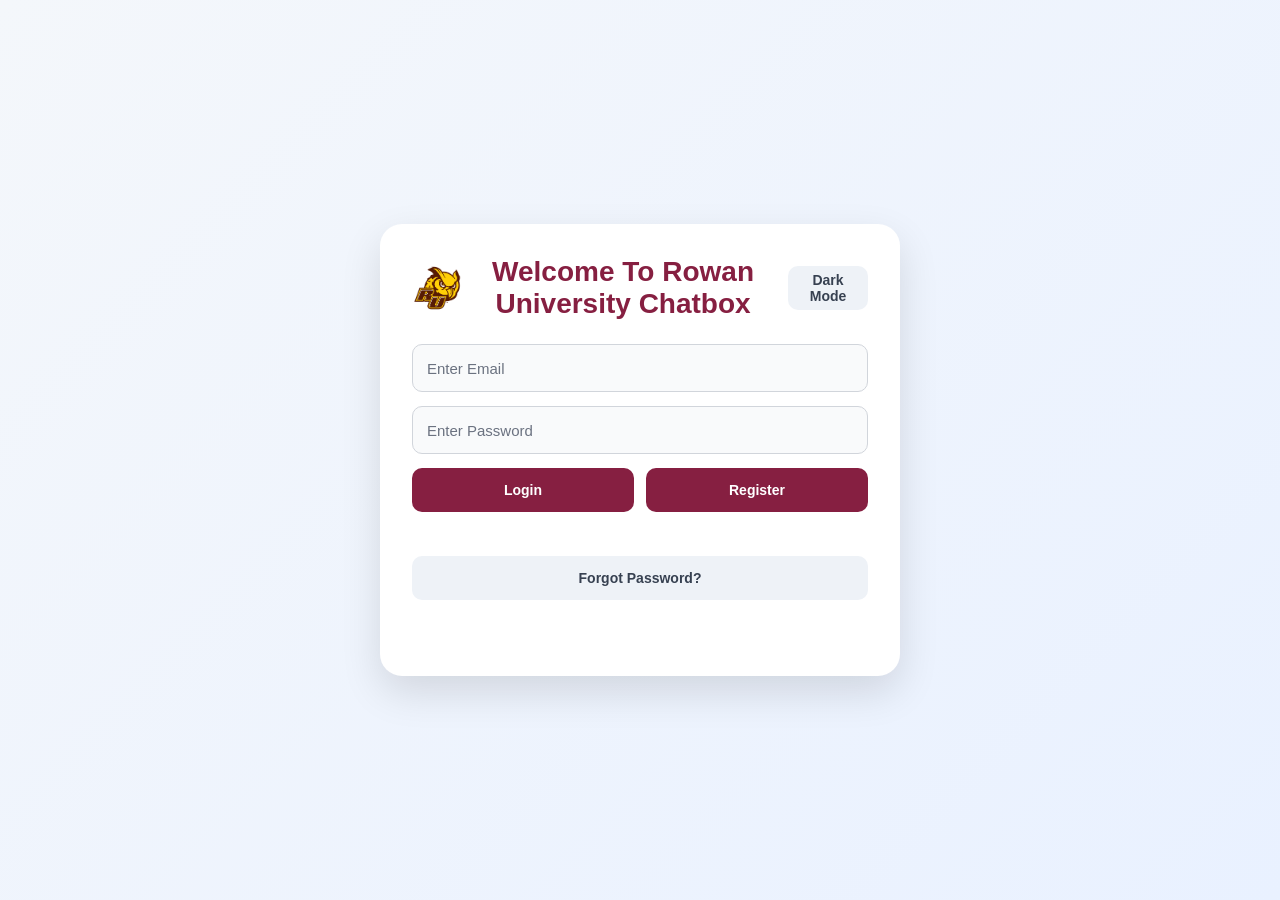
<file: index.html>
<!DOCTYPE html>
<html lang="en">
<head>
  <meta charset="UTF-8">
  <meta name="viewport" content="width=device-width, initial-scale=1.0">
  <title>University Chatbox</title>
  <link rel="stylesheet" href="style.css">
</head>

<body>

  <div class="page-container">
    <div class="login-card">

      <!-- HEADER WITH LOGO -->
      <header class="login-header-row">

        <div class="brand-container">
          <img src="/logo.png" alt="Rowan Logo" class="brand-logo">

          <h1 class="header">
            Welcome To Rowan University Chatbox
          </h1>
        </div>

        <button type="button" id="themeToggleBtn" class="secondary-btn">
          Dark Mode
        </button>

      </header>

      <!-- LOGIN SECTION -->
      <div id="Login" class="page">

        <form id="loginForm">
          <input type="text" id="email" placeholder="Enter Email" required>
          <input type="password" id="password" placeholder="Enter Password" required>

          <div class="form-buttons">
            <button type="submit" id="loginBtn">Login</button>
            <button type="button" id="registerBtn">Register</button>
          </div>
        </form>

        <p id="loginError" class="error"></p>

        <div class="forgot-buttons">
          <button type="button" id="forgotPasswordBtn">Forgot Password?</button>
        </div>

        <p id="forgotMessage" class="error"></p>

      </div>
    </div>
  </div>

  <script>
    const form = document.getElementById("loginForm");
    const loginError = document.getElementById("loginError");
    const forgotMessage = document.getElementById("forgotMessage");
    const registerBtn = document.getElementById("registerBtn");
    const forgotPasswordBtn = document.getElementById("forgotPasswordBtn");
    const themeToggleBtn = document.getElementById("themeToggleBtn");

    function requireRowanEmail(email) {
      return email.toLowerCase().endsWith("@rowan.edu");
    }

    function applyTheme(theme) {
      if (theme === "dark") {
        document.body.classList.add("dark-mode");
        if (themeToggleBtn) themeToggleBtn.textContent = "Light Mode";
      } else {
        document.body.classList.remove("dark-mode");
        if (themeToggleBtn) themeToggleBtn.textContent = "Dark Mode";
      }

      localStorage.setItem("theme", theme);
    }

    function loadSavedTheme() {
      const savedTheme = localStorage.getItem("theme") || "light";
      applyTheme(savedTheme);
    }

    function toggleTheme() {
      const isDark = document.body.classList.contains("dark-mode");
      applyTheme(isDark ? "light" : "dark");
    }

    if (themeToggleBtn) {
      themeToggleBtn.addEventListener("click", toggleTheme);
    }

    loadSavedTheme();

    form.addEventListener("submit", async (e) => {
      e.preventDefault();

      const email = document.getElementById("email").value.trim();
      const password = document.getElementById("password").value;

      loginError.style.color = "#c62828";
      loginError.textContent = "";
      forgotMessage.textContent = "";

      if (!requireRowanEmail(email)) {
        loginError.textContent = "Please use your @rowan.edu email.";
        return;
      }

      try {
        const res = await fetch("/api/login", {
          method: "POST",
          headers: { "Content-Type": "application/json" },
          body: JSON.stringify({ email, password })
        });

        const data = await res.json();

        if (!res.ok) {
          loginError.textContent = data.error || "Login failed";
          return;
        }

        localStorage.setItem("access_token", data.access_token);
        localStorage.setItem("user_id", data.user_id);
        localStorage.setItem("username", data.username || email.split("@")[0]);
        localStorage.setItem("theme", data.theme || "light");

        loginError.style.color = "green";
        loginError.textContent = "Login successful!";

        window.location.href = "/chat.html";
      } catch (err) {
        loginError.textContent = "Server error.";
      }
    });

    registerBtn.addEventListener("click", async () => {
      const email = document.getElementById("email").value.trim();
      const password = document.getElementById("password").value;

      loginError.style.color = "#c62828";
      loginError.textContent = "";
      forgotMessage.textContent = "";

      if (!email || !password) {
        loginError.textContent = "Enter email and password first.";
        return;
      }

      if (!requireRowanEmail(email)) {
        loginError.textContent = "Registration requires a @rowan.edu email.";
        return;
      }

      const username = email.split("@")[0];

      try {
        const res = await fetch("/api/register", {
          method: "POST",
          headers: { "Content-Type": "application/json" },
          body: JSON.stringify({ username, email, password })
        });

        const data = await res.json();

        if (!res.ok) {
          loginError.textContent = data.error || "Registration failed";
          return;
        }

        loginError.style.color = "green";
        loginError.textContent = "Registered! Now login.";
      } catch (err) {
        loginError.textContent = "Server error.";
      }
    });

    forgotPasswordBtn.addEventListener("click", async () => {
      const email = document.getElementById("email").value.trim();

      loginError.textContent = "";
      forgotMessage.style.color = "#c62828";
      forgotMessage.textContent = "";

      if (!email) {
        forgotMessage.textContent = "Enter your Rowan email first.";
        return;
      }

      if (!requireRowanEmail(email)) {
        forgotMessage.textContent = "Please use your @rowan.edu email.";
        return;
      }

      try {
        const res = await fetch("/api/forgot-password", {
          method: "POST",
          headers: { "Content-Type": "application/json" },
          body: JSON.stringify({ email })
        });

        const data = await res.json();

        if (!res.ok) {
          forgotMessage.textContent = data.error || "Could not start reset.";
          return;
        }

        if (!data.reset_token) {
          forgotMessage.textContent = "Reset token was not created.";
          return;
        }

        window.location.href =
          `/reset_password.html?email=${encodeURIComponent(email)}&token=${encodeURIComponent(data.reset_token)}`;
      } catch (err) {
        forgotMessage.textContent = "Server error while starting password reset.";
      }
    });
  </script>

</body>
</html>
</file>
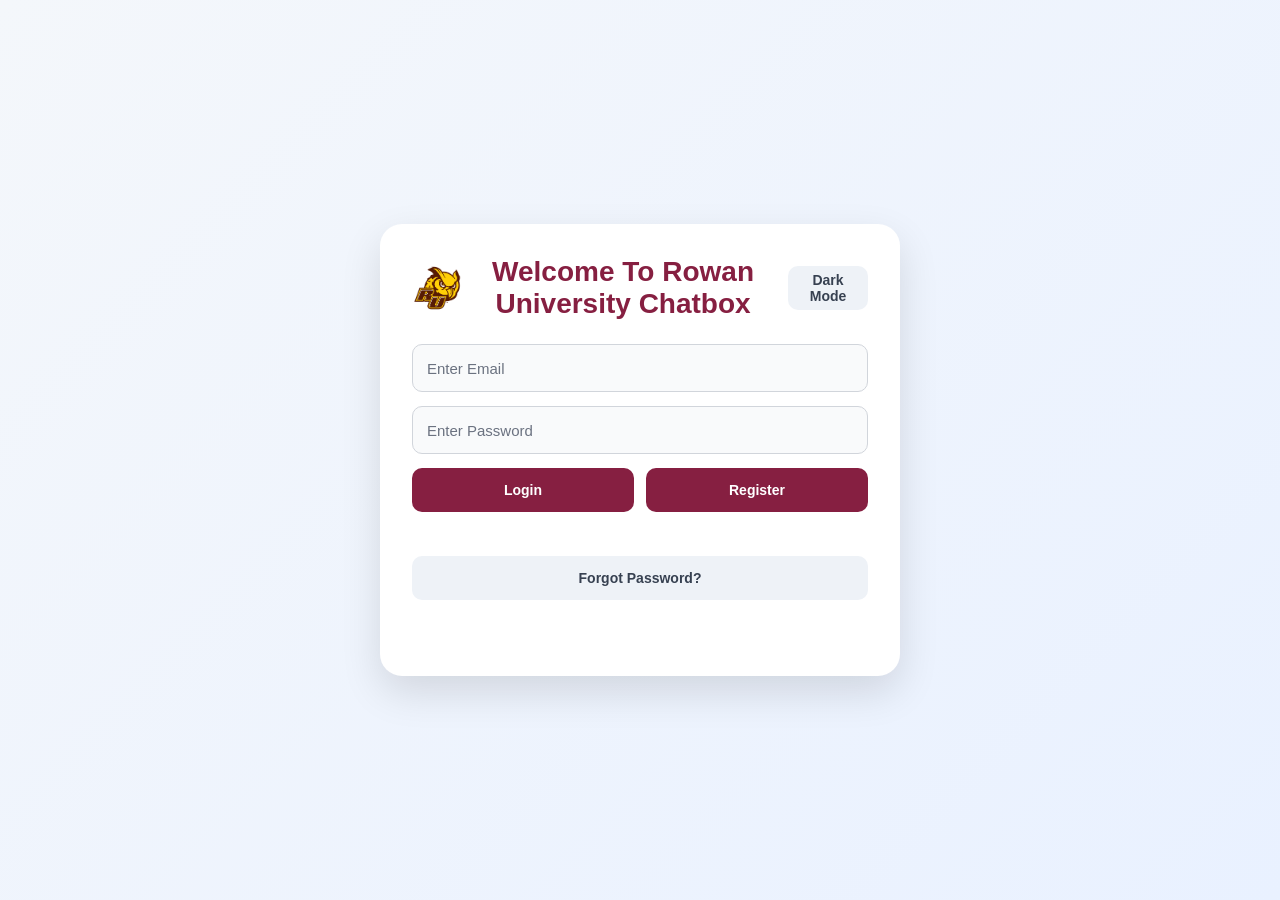
<file: chat.html>
<!DOCTYPE html>
<html lang="en">
<head>
  <meta charset="UTF-8">
  <title>University Chatbox</title>
  <meta name="viewport" content="width=device-width, initial-scale=1.0">
  <link rel="stylesheet" href="style.css">
</head>

<body class="chat-page">

  <div class="chat-shell">

    <!-- HEADER -->
    <header class="chat-header">

      <div class="brand-container">
        <img src="logo.png" alt="Rowan Logo" class="brand-logo">

        <div>
          <h1 class="brand-title">University Chatbox</h1>
          <p class="brand-subtitle" id="welcomeMessage">Welcome back</p>
        </div>
      </div>

      <div class="header-actions">
        <button id="themeToggleBtn" class="secondary-btn">Dark Mode</button>
        <button id="logoutBtn" class="logout-btn">Logout</button>
      </div>

    </header>

    <!-- CHAT MESSAGES -->
    <div id="chatMessages" class="chat-messages"></div>

    <!-- IMAGE PREVIEW -->
    <div id="imagePreviewWrapper" style="display:none;">
      <img id="imagePreview" src="">
      <button id="clearImage">X</button>
    </div>

    <!-- INPUT -->
    <form id="chatForm" class="chat-input">

      <label for="imageInput" class="image-upload-btn">📎</label>
      <input type="file" id="imageInput" accept="image/*" hidden>

      <input
        type="text"
        id="chatInput"
        placeholder="Type your message..."
        autocomplete="off"
      >

      <button type="submit">Send</button>
    </form>

    <div id="chatError" class="error"></div>

  </div>

  <script src="script.js"></script>

</body>
</html>
</file>
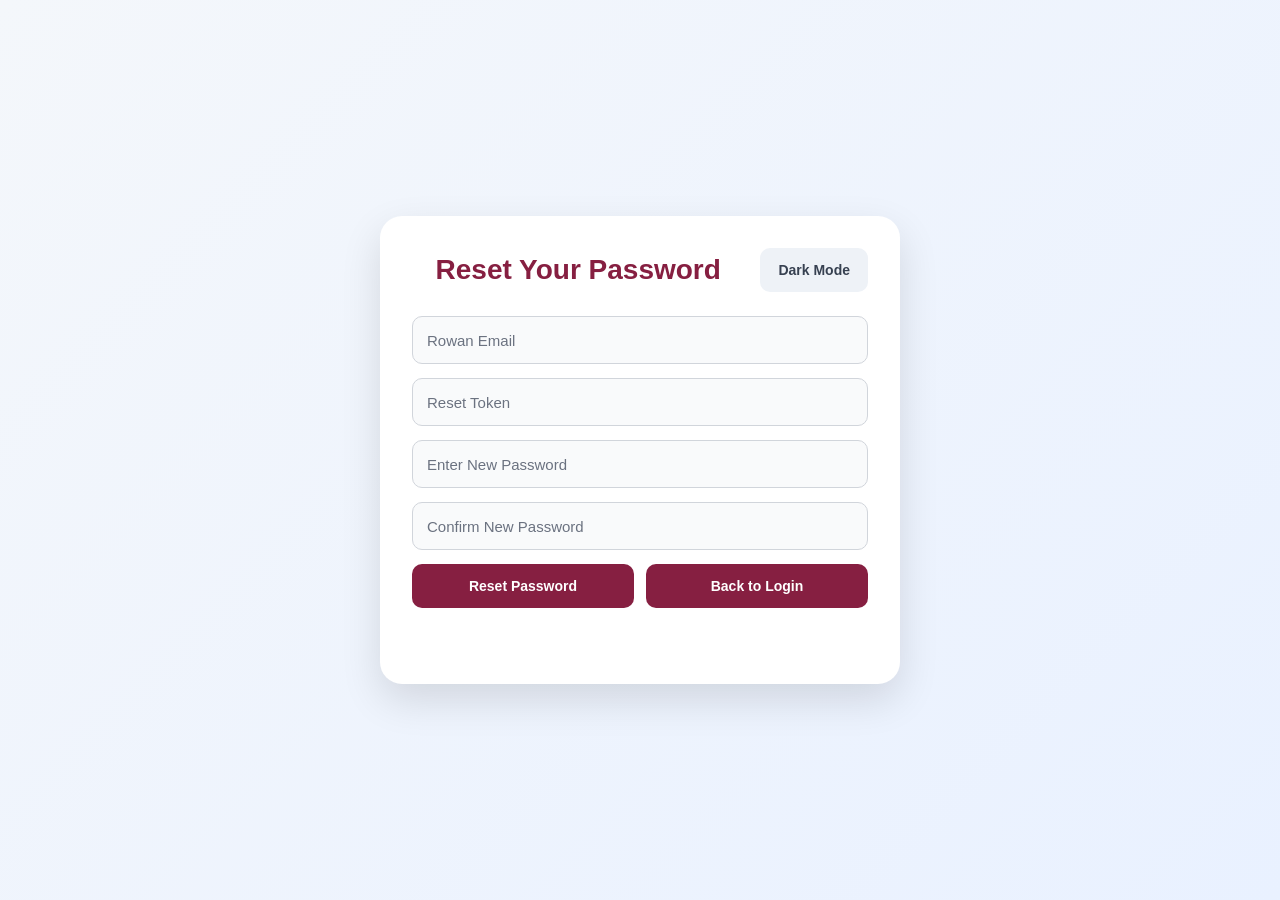
<file: reset_password.html>
<!DOCTYPE html>
<html lang="en">
<head>
  <meta charset="UTF-8">
  <meta name="viewport" content="width=device-width, initial-scale=1.0">
  <title>Reset Password</title>
  <link rel="stylesheet" href="style.css">
</head>
<body>
  <div class="page-container">
    <div class="login-card">
      <header class="login-header-row">
        <h1 class="header">Reset Your Password</h1>
        <button type="button" id="themeToggleBtn" class="secondary-btn">Dark Mode</button>
      </header>

      <div class="page">
        <form id="resetPasswordForm">
          <input type="text" id="resetEmail" placeholder="Rowan Email" readonly>
          <input type="text" id="resetToken" placeholder="Reset Token" readonly>
          <input type="password" id="newPassword" placeholder="Enter New Password" required>
          <input type="password" id="confirmPassword" placeholder="Confirm New Password" required>

          <p id="passwordRequirements" class="error" style="display:none;">
            Password must be at least 8 characters and include 1 uppercase letter, 1 lowercase letter, 1 number, and 1 special character.
          </p>

          <div class="form-buttons">
            <button type="submit">Reset Password</button>
            <button type="button" id="backToLoginBtn">Back to Login</button>
          </div>
        </form>

        <p id="resetMessage" class="error"></p>
      </div>
    </div>
  </div>

  <script>
    const params = new URLSearchParams(window.location.search);

    const resetEmail = document.getElementById("resetEmail");
    const resetToken = document.getElementById("resetToken");
    const newPassword = document.getElementById("newPassword");
    const confirmPassword = document.getElementById("confirmPassword");
    const passwordRequirements = document.getElementById("passwordRequirements");
    const resetMessage = document.getElementById("resetMessage");
    const resetPasswordForm = document.getElementById("resetPasswordForm");
    const backToLoginBtn = document.getElementById("backToLoginBtn");
    const themeToggleBtn = document.getElementById("themeToggleBtn");

    resetEmail.value = params.get("email") || "";
    resetToken.value = params.get("token") || "";

    function applyTheme(theme) {
      if (theme === "dark") {
        document.body.classList.add("dark-mode");
        if (themeToggleBtn) themeToggleBtn.textContent = "Light Mode";
      } else {
        document.body.classList.remove("dark-mode");
        if (themeToggleBtn) themeToggleBtn.textContent = "Dark Mode";
      }

      localStorage.setItem("theme", theme);
    }

    function loadSavedTheme() {
      const savedTheme = localStorage.getItem("theme") || "light";
      applyTheme(savedTheme);
    }

    function toggleTheme() {
      const isDark = document.body.classList.contains("dark-mode");
      applyTheme(isDark ? "light" : "dark");
    }

    function validatePassword(password) {
      const minLength = password.length >= 8;
      const hasUpper = /[A-Z]/.test(password);
      const hasLower = /[a-z]/.test(password);
      const hasNumber = /[0-9]/.test(password);
      const hasSpecial = /[^A-Za-z0-9]/.test(password);
      return minLength && hasUpper && hasLower && hasNumber && hasSpecial;
    }

    function updatePasswordHint() {
      const password = newPassword.value;

      if (!password) {
        passwordRequirements.style.display = "none";
        return;
      }

      passwordRequirements.style.display = validatePassword(password) ? "none" : "block";
    }

    if (themeToggleBtn) {
      themeToggleBtn.addEventListener("click", toggleTheme);
    }

    loadSavedTheme();
    newPassword.addEventListener("input", updatePasswordHint);

    resetPasswordForm.addEventListener("submit", async (e) => {
      e.preventDefault();

      const email = resetEmail.value.trim().toLowerCase();
      const token = resetToken.value.trim();
      const password = newPassword.value;
      const confirm = confirmPassword.value;

      resetMessage.style.color = "#c62828";
      resetMessage.textContent = "";

      if (!email || !token || !password || !confirm) {
        resetMessage.textContent = "All fields are required.";
        return;
      }

      if (!validatePassword(password)) {
        passwordRequirements.style.display = "block";
        resetMessage.textContent = "Password does not meet the requirements.";
        return;
      }

      if (password !== confirm) {
        resetMessage.textContent = "Passwords do not match.";
        return;
      }

      try {
        const res = await fetch("/api/reset-password", {
          method: "POST",
          headers: { "Content-Type": "application/json" },
          body: JSON.stringify({
            email,
            reset_token: token,
            new_password: password
          })
        });

        const data = await res.json();

        if (!res.ok) {
          resetMessage.textContent = data.error || "Could not reset password.";
          return;
        }

        resetMessage.style.color = "green";
        resetMessage.textContent = "Password reset successful. Redirecting to login...";

        setTimeout(() => {
          window.location.href = "/index.html";
        }, 1500);
      } catch (err) {
        resetMessage.textContent = "Server error while resetting password.";
      }
    });

    backToLoginBtn.addEventListener("click", () => {
      window.location.href = "/index.html";
    });
  </script>
</body>
</html>
</file>
<file: style.css>
* {
  box-sizing: border-box;
}

body {
  margin: 0;
  font-family: Arial, sans-serif;
  background: linear-gradient(135deg, #f4f7fb, #e9f1ff);
  color: #1f2937;
}

/* page center */
.page-container {
  min-height: 100vh;
  width: 100%;
  display: flex;
  align-items: center;
  justify-content: center;
  padding: 24px;
}

.page {
  width: 100%;
}

.login-card {
  width: 100%;
  max-width: 520px;
  background: #ffffff;
  border-radius: 22px;
  box-shadow: 0 16px 40px rgba(0, 0, 0, 0.12);
  padding: 32px;
  margin: 0 auto;
}

.login-header-row {
  display: flex;
  justify-content: space-between;
  align-items: center;
  gap: 16px;
  margin-bottom: 24px;
}

.login-header-row .header {
  margin: 0;
  flex: 1;
}

.header {
  margin: 0 0 24px;
  text-align: center;
  font-size: 28px;
  color: #861f41;
}

/* =====================
   LOGO (ADD THIS)
===================== */
.brand-container {
  display: flex;
  align-items: center;
  gap: 12px;
}

.brand-logo {
  width: 50px;
  height: 50px;
  object-fit: contain;
  cursor: pointer;
  transition: transform 0.25s ease, filter 0.25s ease;
  animation: logoFloat 3s ease-in-out infinite;

}

.brand-logo:hover {
  animation: logoPulse 0.6s ease;
  transform: scale(1.12) rotate(-2deg);
  filter: drop-shadow(0 0 8px rgba(255, 200, 0, 0.7));
}

@keyframes logoPulse {
  0% { transform: scale(1); }
  50% { transform: scale(1.18); }
  100% { transform: scale(1.12); }
}

@keyframes logoFloat {
  0% {
    transform: translateY(0);
  }
  50% {
    transform: translateY(-4px);
  }
  100% {
    transform: translateY(0);
  }
}

#loginForm,
#resetPasswordForm {
  display: flex;
  flex-direction: column;
  gap: 14px;
}

input[type="text"],
input[type="password"] {
  width: 100%;
  height: 48px;
  padding: 10px 14px;
  font-size: 15px;
  border: 1px solid #d1d5db;
  border-radius: 10px;
  background: #f9fafb;
  color: #1f2937;
  outline: none;
  transition: 0.2s ease;
}

input[type="text"]:focus,
input[type="password"]:focus,
.chat-input input:focus {
  border-color: #861f41;
  background: #ffffff;
  box-shadow: 0 0 0 3px rgba(134, 31, 65, 0.12);
}

input[type="text"]::placeholder,
input[type="password"]::placeholder,
.chat-input input::placeholder {
  color: #6b7280;
}

.form-buttons {
  display: flex;
  gap: 12px;
}

.form-buttons button {
  flex: 1;
}

button {
  height: 44px;
  padding: 0 18px;
  font-size: 14px;
  font-weight: 600;
  background: #861f41;
  color: white;
  border: none;
  border-radius: 10px;
  cursor: pointer;
  transition: background-color 0.2s ease, transform 0.2s ease;
}

button:hover {
  background: #6f1935;
  transform: translateY(-1px);
}

.secondary-btn {
  background: #eef2f7;
  color: #374151;
}

.secondary-btn:hover {
  background: #dde6f0;
}

.forgot-buttons {
  display: flex;
  gap: 12px;
  margin-top: 10px;
}

.forgot-buttons button {
  flex: 1;
  background: #eef2f7;
  color: #374151;
}

.forgot-buttons button:hover {
  background: #dde6f0;
}

.error {
  color: #c62828;
  font-size: 14px;
  text-align: center;
  margin-top: 12px;
  min-height: 18px;
}

/* chat page */
.chat-page {
  min-height: 100vh;
  display: flex;
  align-items: center;
  justify-content: center;
  padding: 24px;
}

.chat-shell {
  width: 100%;
  max-width: 920px;
  height: 88vh;
  background: #ffffff;
  border-radius: 22px;
  box-shadow: 0 16px 40px rgba(0, 0, 0, 0.12);
  display: flex;
  flex-direction: column;
  overflow: hidden;
}

.chat-header {
  display: flex;
  justify-content: space-between;
  align-items: center;
  gap: 16px;
  padding: 22px 24px;
  border-bottom: 1px solid #e5e7eb;
  background: #fafafa;
}

.header-actions {
  display: flex;
  align-items: center;
  gap: 10px;
}

.brand-title {
  margin: 0;
  font-size: 28px;
  color: #861f41;
}

.brand-subtitle {
  margin: 6px 0 0;
  font-size: 14px;
  color: #6b7280;
}

.logout-btn {
  min-width: 100px;
}

.chat-messages {
  flex: 1;
  overflow-y: auto;
  padding: 22px;
  background: #f8fafc;
  display: flex;
  flex-direction: column;
  gap: 10px;
  scroll-behavior: smooth;
}

.msg {
  max-width: 72%;
  padding: 12px 14px;
  border-radius: 16px;
  line-height: 1.4;
  word-wrap: break-word;
  overflow-wrap: break-word;
  box-shadow: 0 3px 10px rgba(0, 0, 0, 0.05);
}

.msg-user {
  align-self: flex-end;
  background: #861f41;
  color: white;
  border-bottom-right-radius: 6px;
}

.msg-bot {
  align-self: flex-start;
  background: #ffffff;
  color: #1f2937;
  border: 1px solid #e5e7eb;
  border-bottom-left-radius: 6px;
  white-space: normal;
}

/* bot formatting */
.msg-bot p {
  margin: 0 0 10px;
  line-height: 1.5;
}

.msg-bot p:last-child {
  margin-bottom: 0;
}

.msg-bot ul {
  margin: 10px 0 0 20px;
  padding-left: 10px;
}

.msg-bot li {
  margin-bottom: 6px;
  line-height: 1.4;
}

.msg-bot strong {
  font-weight: 700;
}

.chat-input {
  display: flex;
  gap: 12px;
  padding: 18px 22px 22px;
  border-top: 1px solid #e5e7eb;
  background: #ffffff;
}

.chat-input input {
  flex: 1;
  height: 48px;
  padding: 10px 14px;
  font-size: 15px;
  border: 1px solid #d1d5db;
  border-radius: 10px;
  background: #f9fafb;
  color: #1f2937;
  outline: none;
  transition: 0.2s ease;
}

.chat-input button {
  width: 120px;
  height: 48px;
}

.typing-indicator {
  display: inline-flex;
  align-items: center;
  gap: 6px;
  font-style: italic;
  opacity: 0.9;
}

.typing-dots {
  display: inline-flex;
  align-items: center;
}

.typing-dots span {
  display: inline-block;
  font-size: 18px;
  line-height: 1;
  animation: blinkDots 1.4s infinite;
}

.typing-dots span:nth-child(2) {
  animation-delay: 0.2s;
}

.typing-dots span:nth-child(3) {
  animation-delay: 0.4s;
}

@keyframes blinkDots {
  0%, 20% {
    opacity: 0.2;
    transform: translateY(0);
  }
  50% {
    opacity: 1;
    transform: translateY(-2px);
  }
  100% {
    opacity: 0.2;
    transform: translateY(0);
  }
}

.msg-enter {
  opacity: 0;
  transform: translateY(10px);
  transition: opacity 0.25s ease, transform 0.25s ease;
}

.msg-show {
  opacity: 1;
  transform: translateY(0);
}

.image-upload-btn {
  font-size: 22px;
  cursor: pointer;
  padding: 0 6px;
  line-height: 48px;
  color: #861f41;
  transition: transform 0.2s;
  user-select: none;
}

.image-upload-btn:hover {
  transform: scale(1.2);
}

#imagePreviewWrapper {
  display: flex;
  align-items: center;
  gap: 6px;
}

#imagePreview {
  height: 40px;
  width: 40px;
  object-fit: cover;
  border-radius: 8px;
  border: 1px solid #d1d5db;
}

#clearImage {
  height: 24px;
  width: 24px;
  padding: 0;
  font-size: 12px;
  border-radius: 50%;
  background: #e5e7eb;
  color: #374151;
  min-width: unset;
}

.msg-image {
  display: block;
  max-width: 100%;
  max-height: 200px;
  border-radius: 10px;
  margin-bottom: 6px;
  object-fit: contain;
}

/* dark mode */
body.dark-mode {
  background: linear-gradient(135deg, #121212, #1e1e1e);
  color: #e5e7eb;
}

body.dark-mode .login-card {
  background: #1f2937;
  color: #f3f4f6;
  box-shadow: 0 16px 40px rgba(0, 0, 0, 0.35);
}

body.dark-mode .header {
  color: #f9fafb;
}

body.dark-mode input[type="text"],
body.dark-mode input[type="password"] {
  background: #111827;
  color: #f9fafb;
  border: 1px solid #4b5563;
}

body.dark-mode input[type="text"]::placeholder,
body.dark-mode input[type="password"]::placeholder {
  color: #9ca3af;
}

body.dark-mode input[type="text"]:focus,
body.dark-mode input[type="password"]:focus {
  background: #111827;
  border-color: #60a5fa;
  box-shadow: 0 0 0 3px rgba(96, 165, 250, 0.25);
}

body.dark-mode .secondary-btn {
  background: #374151;
  color: #f9fafb;
}

body.dark-mode .secondary-btn:hover {
  background: #4b5563;
}

body.dark-mode .forgot-buttons button {
  background: #374151;
  color: #f9fafb;
}

body.dark-mode .forgot-buttons button:hover {
  background: #4b5563;
}

body.dark-mode .chat-shell {
  background: #1f2937;
  box-shadow: 0 16px 40px rgba(0, 0, 0, 0.35);
}

body.dark-mode .chat-header {
  background: #111827;
  border-bottom: 1px solid #374151;
}

body.dark-mode .brand-title {
  color: #f3f4f6;
}

body.dark-mode .brand-subtitle {
  color: #9ca3af;
}

body.dark-mode .chat-messages {
  background: #111827;
}

body.dark-mode .msg-bot {
  background: #1f2937;
  color: #f3f4f6;
  border: 1px solid #374151;
}

body.dark-mode .msg-user {
  background: #2563eb;
  color: white;
}

body.dark-mode .chat-input {
  background: #111827;
  border-top: 1px solid #374151;
}

body.dark-mode .chat-input input {
  background: #1f2937;
  color: #f9fafb;
  border: 1px solid #4b5563;
}

body.dark-mode .chat-input input::placeholder {
  color: #9ca3af;
}

body.dark-mode .logout-btn,
body.dark-mode .chat-input button {
  background: #2563eb;
}

body.dark-mode .logout-btn:hover,
body.dark-mode .chat-input button:hover {
  background: #1d4ed8;
}

body.dark-mode .image-upload-btn {
  color: #f9fafb;
}

body.dark-mode #clearImage {
  background: #374151;
  color: #f9fafb;
}

body.dark-mode #imagePreview {
  border: 1px solid #4b5563;
}
body.dark-mode .brand-logo:hover {
  filter: drop-shadow(0 0 10px rgba(255, 215, 0, 0.9));
}
/* mobile */
@media (max-width: 768px) {
  .page-container,
  .chat-page {
    padding: 12px;
  }

  .login-card {
    padding: 24px;
    border-radius: 16px;
  }

  .chat-shell {
    height: 94vh;
    border-radius: 16px;
  }

  .chat-header {
    padding: 16px;
    flex-direction: column;
    align-items: flex-start;
  }

  .header-actions {
    width: 100%;
    flex-direction: column;
    align-items: stretch;
  }

  .login-header-row {
    flex-direction: column;
    align-items: stretch;
  }

  .login-header-row .header {
    text-align: center;
  }

  .brand-title {
    font-size: 22px;
  }

  .msg {
    max-width: 85%;
  }

  .msg-bot {
    font-size: 15px;
  }

  .msg-bot ul {
    margin-left: 16px;
  }

  .chat-input,
  .forgot-buttons,
  .form-buttons {
    flex-direction: column;
  }

  .chat-input button {
    width: 100%;
  }
}
</file>
